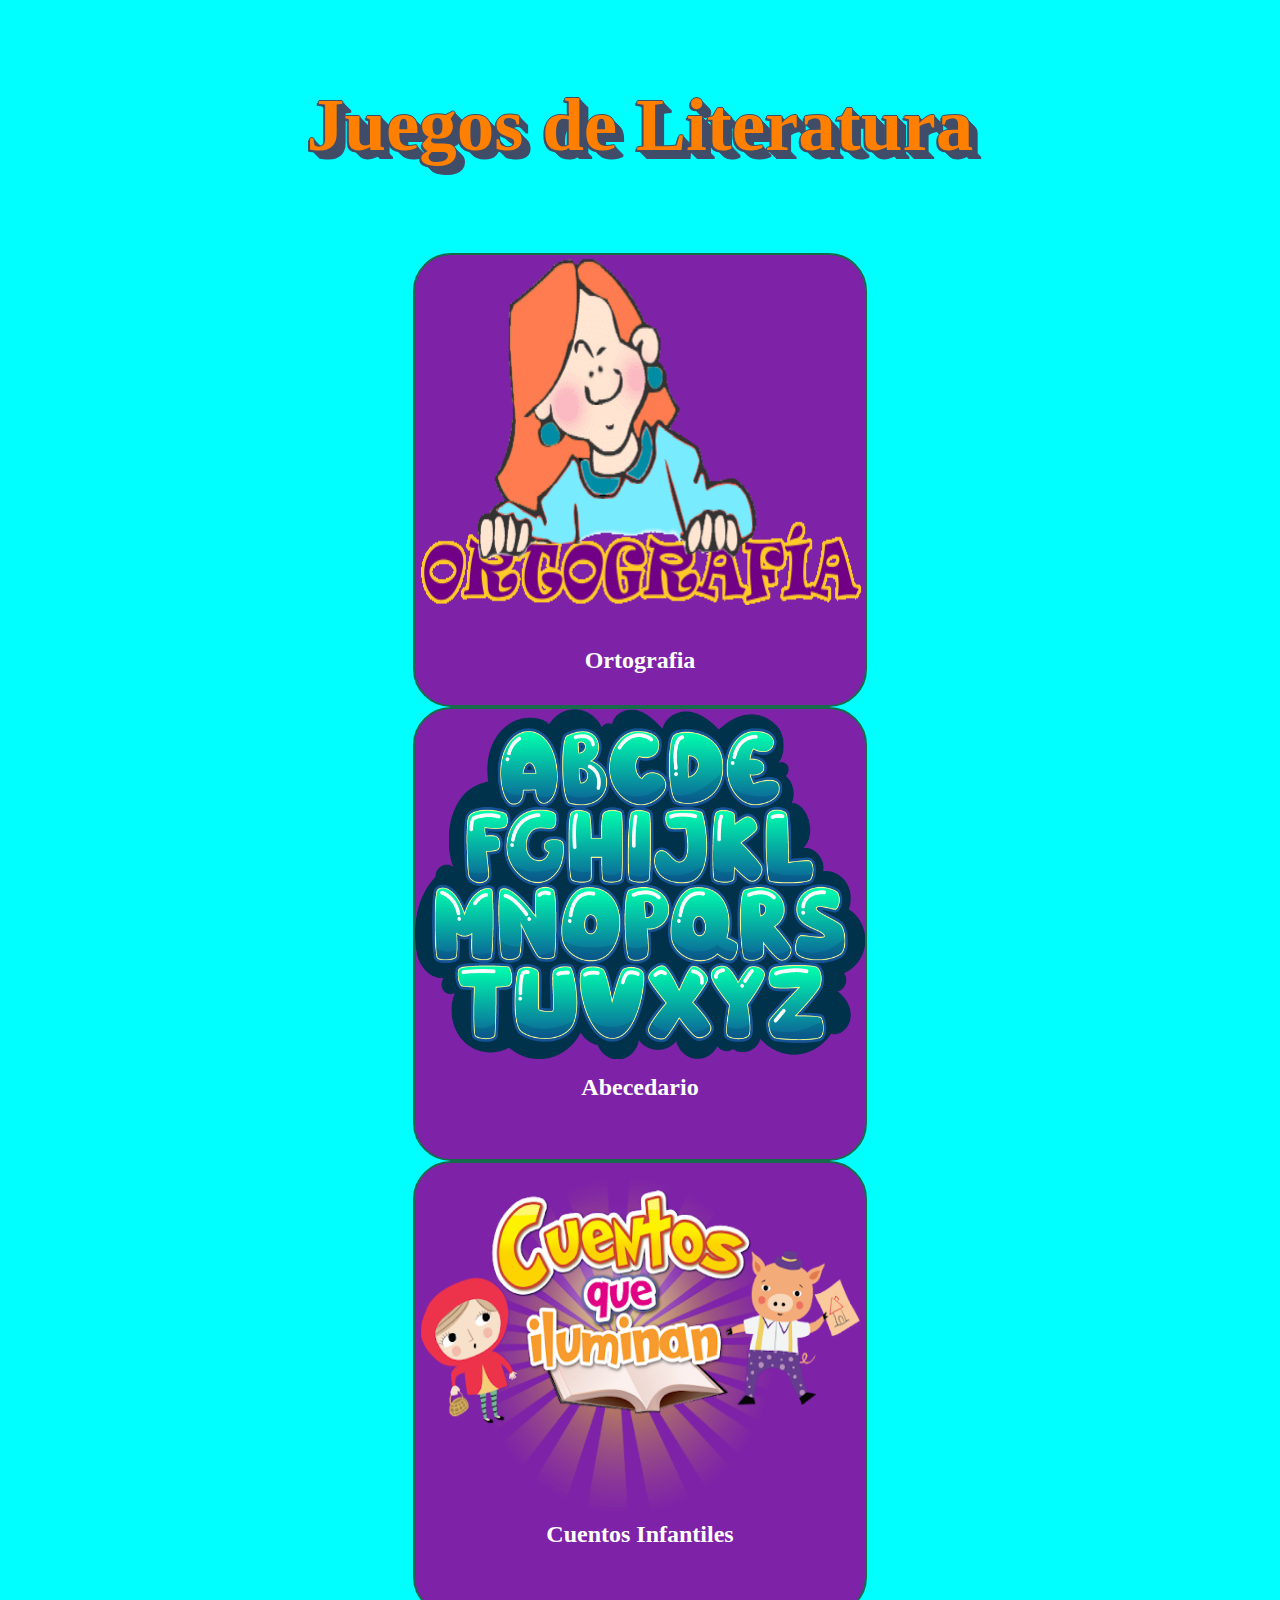
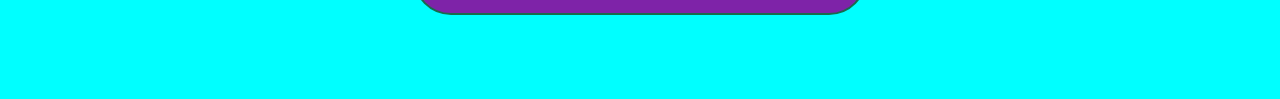
<file: index.html>
<html>

<head>
    <title>Juego</title>
    <link rel="stylesheet" href="style.css">
    <script src="script.js"></script>
    <meta charset="UTF-8"/>
</head>

<body>
    <div class="container">
        <h1 class="titulo">Juegos de Literatura</h1>

        <div class="container2" id="categorias">
            
            </br>
            <img class="libro recuadro img" src="img/ortografia.png" alt="ortografia" onclick="ortografia()">
            <br>
            <img class="libro recuadro img" src="img/fondo-abecedario.png" alt="abecedario" onclick="abecedario()">
            <br>
            <img class="libro recuadro img" src="img/cuento.png" alt="Cuento" onclick="cuento()">
        </div>

        <div class="ocultar" id="tipo_ortografia">
            <img class="libro recuadro" src="img/libro.png" alt="libro" onclick="ortografia_pagina(0)">
            <br>
            <img class="libro recuadro" src="img/libro.png" alt="libro" onclick="ortografia_pagina(1)">
            <br>
            <img class="libro recuadro" src="img/libro.png" alt="libro" onclick="ortografia_pagina(2)">
            <div class="recuadro-div" >
                <h2 class="posicion-texto1 letra" onclick="ortografia_pagina(0)">Letras B y V</h2>
                <h2 class="posicion-texto2 letra" onclick="ortografia_pagina(1)">Letras G y J</h2>
                <h2 class="posicion-texto3 letra " onclick="ortografia_pagina(2)">Letras Ll y Y</h2>
            </div>
        </div>
        <div class="recuadro-div" >
            <h2 class="posicion-texto-ortografia letra">Ortografia</h2>
            <h2 class="posicion-texto-abecedario letra">Abecedario</h2>
            <h2 class="posicion-texto-cuento letra">Cuentos Infantiles</h2>
        </div>
        <div id="volver" class="centrar ocultar">
            <br>
            <button class="volver" onclick="volver()">Volver</button>
        </div>
    </div>
</body>

</html>
</file>
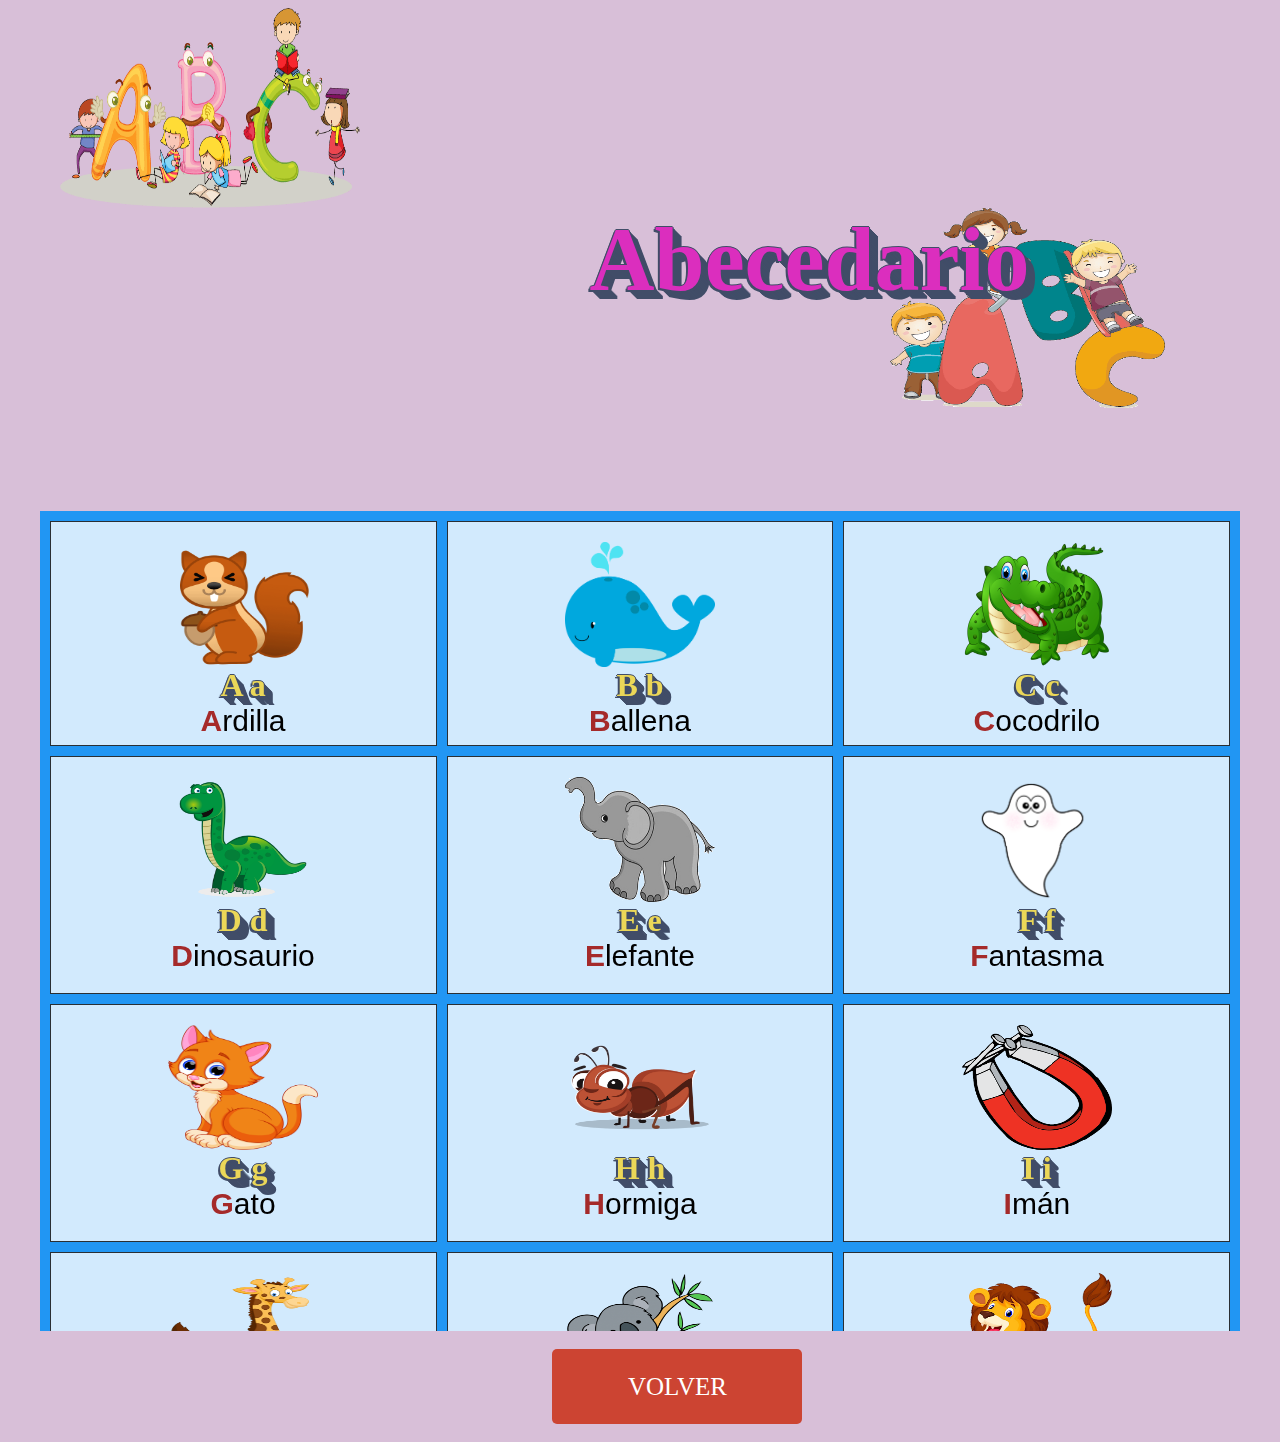
<file: abecedario/abecedario.html>
<html>

<head>
    <link rel="stylesheet" href="style_abecedario.css">
    <meta charset="UTF-8" />
</head>

<body>
    <div class="container">
        <div class="tam" >
            <img class="imagen-abc" src="../img/abc2.png" />
            <img class="imagen-abc2" src="../img/abc.png" />
                <span class="titulo"> Abecedario</span>
            
        </div>
        <div class="contenido"></div>

        <div class="grid-container inicio" id="grid">

            <div class="grid-item"><img class="img" src="../img/abecedario/ardilla.png" />
                <div class="tuclase tamanioletras center"> A a</div>
                <div> <span class="mayuscula">A</span>rdilla</div>
            </div>
            <div class="grid-item"><img class="img" src="../img/abecedario/ballena.png" />
                <div class="tuclase tamanioletras center"> B b</div>
                <div> <span class="mayuscula">B</span>allena</div>
            </div>
            <div class="grid-item"><img class="img" src="../img/abecedario/cocodrilo.png" />
                <div class="tuclase tamanioletras center"> C c</div>
                <div> <span class="mayuscula">C</span>ocodrilo</div>
            </div>
            <div class="grid-item"><img class="img" src="../img/abecedario/dinosaurio.png" />
                <div class="tuclase tamanioletras center"> D d</div>
                <div> <span class="mayuscula">D</span>inosaurio</div>
            </div>
            <div class="grid-item"><img class="img" src="../img/abecedario/elefante.png" />
                <div class="tuclase tamanioletras center"> E e</div>
                <div> <span class="mayuscula">E</span>lefante</div>
            </div>
            <div class="grid-item"><img class="img" src="../img/abecedario/fantasma.png" />
                <div class="tuclase tamanioletras center"> F f</div>
                <div> <span class="mayuscula">F</span>antasma</div>
            </div>
            <div class="grid-item"><img class="img" src="../img/abecedario/gato.png" />
                <div class="tuclase tamanioletras center"> G g</div>
                <div> <span class="mayuscula">G</span>ato</div>
            </div>
            <div class="grid-item"><img class="img" src="../img/abecedario/hormiga.png" />
                <div class="tuclase tamanioletras center"> H h</div>
                <div> <span class="mayuscula">H</span>ormiga</div>
            </div>
            <div class="grid-item"><img class="img" src="../img/abecedario/iman.png" />
                <div class="tuclase tamanioletras center"> I i</div>
                <div> <span class="mayuscula">I</span>mán</div>
            </div>
            <div class="grid-item"><img class="img" src="../img/abecedario/jirafa.png" />
                <div class="tuclase tamanioletras center"> J j</div>
                <div> <span class="mayuscula">J</span>irafa</div>
            </div>
            <div class="grid-item"><img class="img" src="../img/abecedario/koala.png" />
                <div class="tuclase tamanioletras center"> K k</div>
                <div> <span class="mayuscula">K</span>oala</div>
            </div>
            <div class="grid-item"><img class="img" src="../img/abecedario/leon.png" />
                <div class="tuclase tamanioletras center"> L l</div>
                <div> <span class="mayuscula">L</span>eón</div>
            </div>
            <div class="grid-item"><img class="img" src="../img/abecedario/mariposa.png" />
                <div class="tuclase tamanioletras center"> M m</div>
                <div> <span class="mayuscula">M</span>ariposa</div>
            </div>
            <div class="grid-item"><img class="img" src="../img/abecedario/naranja.png" />
                <div class="tuclase tamanioletras center"> N n</div>
                <div> <span class="mayuscula">N</span>aranja</div>
            </div>
            <div class="grid-item"><img class="img" src="../img/abecedario/piña.png" />
                <div class="tuclase tamanioletras center"> Ñ ñ</div>
                <div> Pi<span class="mayuscula">ñ</span>a</div>
            </div>
            <div class="grid-item"><img class="img" src="../img/abecedario/oso.png" />
                <div class="tuclase tamanioletras center"> O o</div>
                <div><span class="mayuscula">O</span>so</div>
            </div>
            <div class="grid-item"><img class="img" src="../img/abecedario/pato.png" />
                <div class="tuclase tamanioletras center"> P p</div>
                <div><span class="mayuscula">P</span>ato</div>
            </div>
            <div class="grid-item"><img class="img" src="../img/abecedario/queso.png" />
                <div class="tuclase tamanioletras center"> Q q</div>
                <div> <span class="mayuscula">Q</span> ueso</div>
            </div>
            <div class="grid-item"><img class="img" src="../img/abecedario/reloj.png" />
                <div class="tuclase tamanioletras center"> R r</div>
                <div><span class="mayuscula">R</span>eloj</div>
            </div>
            <div class="grid-item"><img class="img" src="../img/abecedario/serpiente.png" />
                <div class="tuclase tamanioletras center"> S s</div>
                <div><span class="mayuscula">S</span>erpiente</div>
            </div>
            <div class="grid-item"><img class="img" src="../img/abecedario/tortuga.png" />
                <div class="tuclase tamanioletras center"> T t</div>
                <div><span class="mayuscula">T</span>ortuga</div>
            </div>
            <div class="grid-item"><img class="img" src="../img/abecedario/uva.png" />
                <div class="tuclase tamanioletras center"> U u</div>
                <div><span class="mayuscula">U</span>va</div>
            </div>
            <div class="grid-item"><img class="img" src="../img/abecedario/vaca.png" />
                <div class="tuclase tamanioletras center"> V v</div>
                <div><span class="mayuscula">V</span>aca</div>
            </div>
            <div class="grid-item"><img class="img" src="../img/abecedario/waterpolo.gif" />
                <div class="tuclase tamanioletras center"> W w</div>
                <div><span class="mayuscula">W</span>aterpolo</div>
            </div>
            <div class="grid-item"><img class="img" src="../img/abecedario/xaxofon.png" />
                <div class="tuclase tamanioletras center"> X x</div>
                <div> Sa<span class="mayuscula">x</span>ófon</div>
            </div>
            <div class="grid-item"><img class="img" src="../img/abecedario/yoyo.png" />
                <div class="tuclase tamanioletras center"> Y y</div>
                <div><span class="mayuscula">Y</span>oyó</div>
            </div>
            <div class="grid-item"><img class="img" src="../img/abecedario/zapatos.png" />
                <div class="tuclase tamanioletras center"> Z Z</div>
                <div><span class="mayuscula">Z</span>apatos</div>
            </div>
        </div>
    </br>
        <div class="centrar">
            <button class="volver" onclick="window.location='../index.html'">Volver</button>
        </div>
    </br>
    </div>

</body>

</html>
</file>
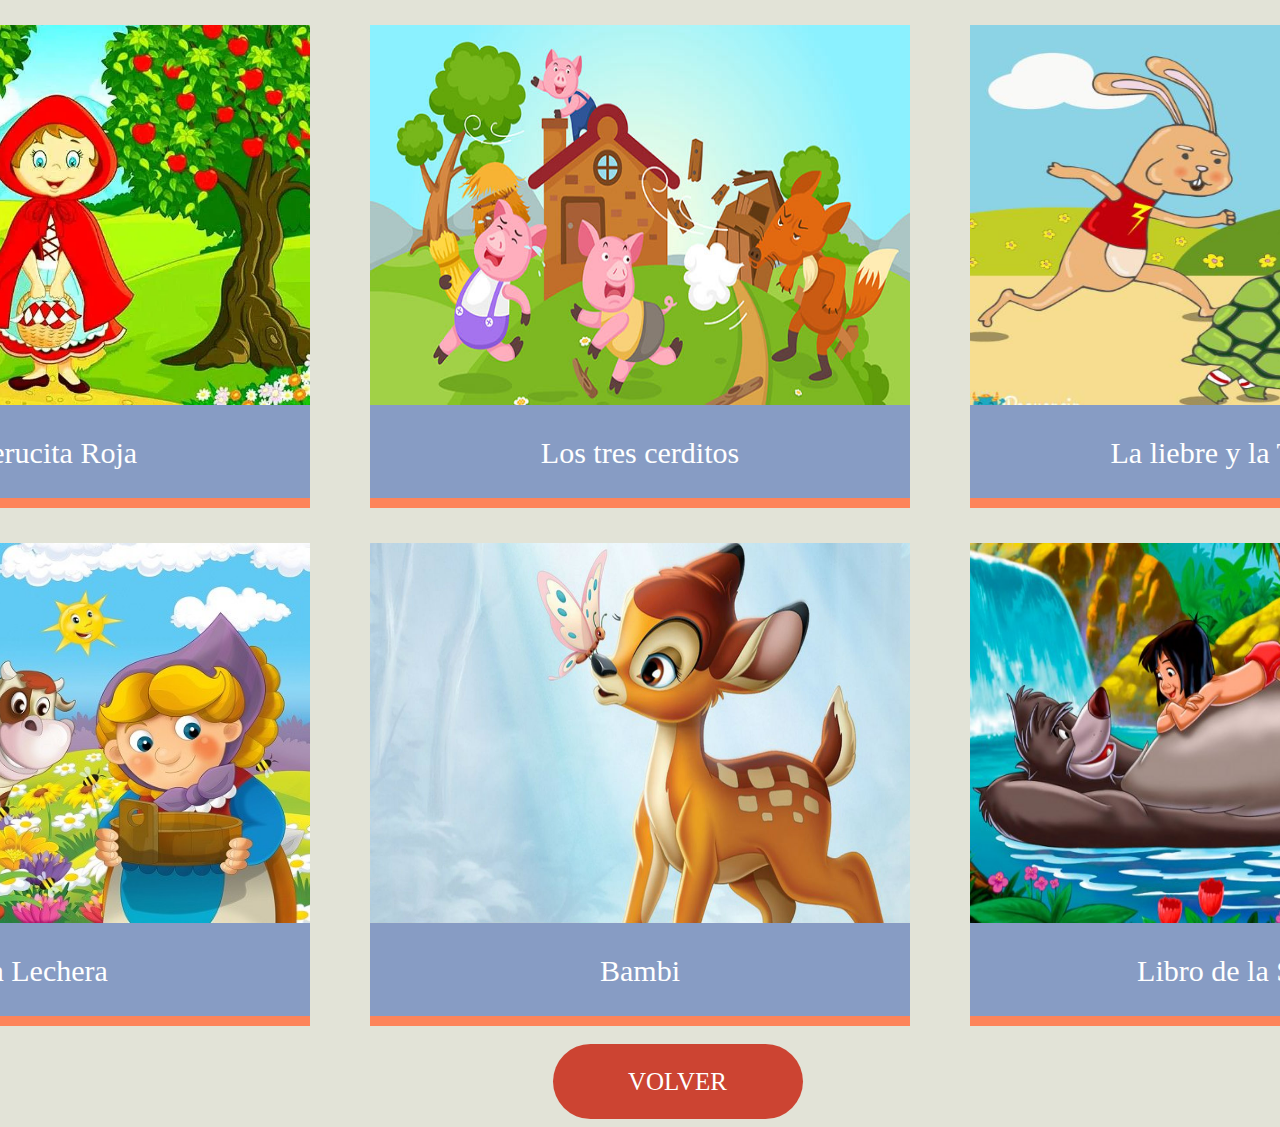
<file: cuento/cuento.html>
<html>

<head>
    <title>Cuentos Infantiles</title>
    <link rel="stylesheet" href="style_cuento.css">
    <script src="script_cuento.js"></script>
    <meta charset="UTF-8" />
</head>

<body id="body">
    <div id="tarjetas">
        <div class="padre">
            <div class="grid-33 tablet-grid-50 mobile-grid-100 hijos" id="tarjetas">
                <article class="card" itemtype="https://schema.org/CreativeWork" itemscope="itemscope"
                    onclick="cuento(1)">
                    <div class="post-image">
                        <img src="../img/cuentos/caperucita.png" class="img-cuento" title="Caperucita Roja" />
                    </div>
                    <div class="card-information">
                        <div class="card-title center-text ">
                            <span class="entry-title" itemprop="headline">
                                <h3 rel="bookmark" class="titulo-card"> Caperucita Roja</h3>
                            </span>
                            <div class="entry-meta"></div>
                            <footer class="entry-meta"></footer>
                        </div>
                    </div>
                </article>
            </div>
            <div class="grid-33 tablet-grid-50 mobile-grid-100 hijos" id="tarjetas">
                <article class="card" itemtype="https://schema.org/CreativeWork" itemscope="itemscope"
                    onclick="cuento(2)">
                    <div class="post-image">
                        <img src="../img/cuentos/tres-cerditos/los-tres-cerditos.jpg" class="img-cuento"
                            title="Los Tres Cerditos" />
                    </div>
                    <div class="card-information">
                        <div class="card-title center-text">
                            <span class="entry-title" itemprop="headline">
                                <h3 rel="bookmark" class="titulo-card"> Los tres cerditos</h3>
                            </span>
                            <div class="entry-meta"></div>
                            <footer class="entry-meta"></footer>
                        </div>
                    </div>
                </article>
            </div>
            <div class="grid-33 tablet-grid-50 mobile-grid-100 hijos" id="tarjetas">
                <article class="card" itemtype="https://schema.org/CreativeWork" itemscope="itemscope"
                    onclick="cuento(3)">
                    <div class="post-image">
                        <img src="../img/cuentos/liebre-tortuga/fondo.JPG" class="img-cuento"
                            title="La liebre y la Tortuga" />
                    </div>
                    <div class="card-information">
                        <div class="card-title center-text">
                            <span class="entry-title" itemprop="headline">
                                <h3 rel="bookmark" class="titulo-card"> La liebre y la Tortuga</h3>
                            </span>
                            <div class="entry-meta"></div>
                            <footer class="entry-meta"></footer>
                        </div>
                    </div>
                </article>
            </div>

        </div>
        <br>
        <div class="padre">
            <div class="grid-33 tablet-grid-50 mobile-grid-100 hijos" id="tarjetas">
                <article class="card" itemtype="https://schema.org/CreativeWork" itemscope="itemscope"
                    onclick="cuento(4)">
                    <div class="post-image">
                        <img src="../img/cuentos/la-lechera/fondo.jpg" class="img-cuento" title="La Lechera" />
                    </div>
                    <div class="card-information">
                        <div class="card-title center-text">
                            <span class="entry-title" itemprop="headline">
                                <h3 rel="bookmark" class="titulo-card"> La Lechera</h3>
                            </span>
                            <div class="entry-meta"></div>
                            <footer class="entry-meta"></footer>
                        </div>
                    </div>
                </article>
            </div>

            <div class="grid-33 tablet-grid-50 mobile-grid-100 hijos" id="tarjetas">
                <article class="card" itemtype="https://schema.org/CreativeWork" itemscope="itemscope"
                    onclick="cuento(5)">
                    <div class="post-image">
                        <img src="../img/cuentos/bmabi/fondo-card.jpg" class="img-cuento" title="Bambi" />
                    </div>
                    <div class="card-information">
                        <div class="card-title center-text ">
                            <span class="entry-title" itemprop="headline">
                                <h3 rel="bookmark" class="titulo-card"> Bambi</h3>
                            </span>
                            <div class="entry-meta"></div>
                            <footer class="entry-meta"></footer>
                        </div>
                    </div>
                </article>
            </div>

            <div class="grid-33 tablet-grid-50 mobile-grid-100 hijos" id="tarjetas">
                <article class="card" itemtype="https://schema.org/CreativeWork" itemscope="itemscope"
                    onclick="cuento(6)">
                    <div class="post-image">
                        <img src="../img/cuentos/libro-selva/fondo.JPG" class="img-cuento" title="Libro de la Selva" />
                    </div>
                    <div class="card-information">
                        <div class="card-title center-text ">
                            <span class="entry-title" itemprop="headline">
                                <h3 rel="bookmark" class="titulo-card"> Libro de la Selva</h3>
                            </span>
                            <div class="entry-meta"></div>
                            <footer class="entry-meta"></footer>
                        </div>
                    </div>
                </article>
            </div>

        </div>


    </div>




    <div id="cuento" class="ocultar">
        <div id="caperucita" class="ocultar">
            <article class="container">
                <span class="titulo-cuento"> Caperucita Roja</span>
                <p>Había una vez una niña muy bonita. Su madre le había hecho una capa roja y la muchachita la llevaba
                    tan a menudo que todo el mundo la llamaba Caperucita Roja. </p>
                <div style="width: 100%; padding: 15px 0px;"></div>
                <p>Un día, su madre le pidió que llevase unos pasteles a su abuela que vivía al otro lado del bosque,
                    recomendándole que no se entretuviese por el camino, pues cruzar el bosque era muy peligroso, ya que
                    siempre andaba acechando por allí el lobo.</p>
                <p>Caperucita Roja recogió la cesta con los pasteles y se puso en camino. La niña tenía que atravesar el
                    bosque para llegar a casa de la Abuelita, pero no le daba miedo porque allí siempre se encontraba
                    con muchos amigos: los pájaros, las ardillas…</p>
                <img src="../img/cuentos/caperucita/selva.jpg" class="img" title="Selva">
                <h3>
                    <span>
                        Caperucita se encuentra con el lobo
                    </span>
                </h3>
                <p>De repente vio al lobo, que era enorme, delante de ella.</p>
                <p>– ¿A dónde vas, niña? — le preguntó el lobo con su voz ronca.</p>
                <p>- A casa de mi abuelita— le dijo Caperucita.</p>
                <p>- No está lejos — pensó el lobo para sí, dándose media vuelta.</p>
                <p>Caperucita puso su cesta en la hierba y se entretuvo cogiendo flores:</p>
                <p>– El lobo se ha ido -pensó-, no tengo nada que temer. La abuela se pondrá muy contenta cuando le
                    lleve un hermoso ramo de flores además de los pasteles.</p>
                <h3>
                    <span>
                        El lobo llega a la casa de la abuelita
                    </span>
                </h3>
                <p>Mientras tanto, el lobo se fue a casa de la Abuelita, llamó suavemente a la puerta y la anciana le
                    abrió pensando que era Caperucita. Un cazador que pasaba por allí había observado la llegada del
                    lobo.</p>
                <p>El lobo devoró a la Abuelita y se puso el gorro rosa de la desdichada, se metió en la cama y cerró
                    los ojos. No tuvo que esperar mucho, pues Caperucita Roja llegó enseguida, toda contenta. La niña se
                    acercó a la cama y vio que su abuela estaba muy cambiada.</p>
                <img src="../img/cuentos/caperucita/lobo.jpg" class="img" title="Lobo">
                <p>- Abuelita, abuelita, ¡qué ojos más grandes tienes!</p>
                <p>– Son para verte mejor – dijo el lobo tratando de imitar la voz de la abuela.</p>
                <p>– Abuelita, abuelita, ¡qué orejas más grandes tienes!</p>
                <p>– Son para oírte mejor — siguió diciendo el lobo.</p>
                <p>– Abuelita, abuelita, ¡qué dientes más grandes tienes!</p>
                <p>– Son para…¡comerte mejoooor! — y diciendo esto, el lobo malvado se abalanzó sobre la niñita y la
                    devoró, lo mismo que había hecho con la abuelita.</p>
                <h3>
                    <span>
                        Caperucita y su abuela son rescatadas por el cazador
                    </span>
                </h3>
                <p>Mientras tanto, el cazador se había quedado preocupado y creyendo adivinar las malas intenciones del
                    lobo, decidió echar un vistazo a ver si todo iba bien en la casa de la Abuelita. Pidió ayuda a un
                    serrador y los dos juntos llegaron al lugar. Vieron la puerta de la casa abierta y al lobo tumbado
                    en la cama, dormido de tan harto que estaba.</p>
                <p>El cazador sacó su cuchillo y rajó el vientre del lobo. La Abuelita y Caperucita estaban allí,
                    ¡vivas!. Para castigar al lobo malo, el cazador le llenó el vientre de piedras y luego lo volvió a
                    cerrar. Cuando el lobo despertó de su pesado sueño, sintió muchísima sed y se dirigió a un estanque
                    próximo para beber. Como las piedras pesaban mucho, cayó en el estanque de cabeza y se ahogó.</p>
                <p>En cuanto a Caperucita y su abuela, no sufrieron más que un gran susto, pero Caperucita Roja había
                    aprendido la lección. Prometió a su Abuelita no hablar con ningún desconocido que se encontrara en
                    el camino. De ahora en adelante, seguiría las juiciosas recomendaciones de su Abuelita y de su Mamá.
                </p>
                <span class="titulo-cuento"> FIN</span>
            </article>

        </div>

        <div id="cerditos" class="ocultar">
            <article class="container">
                <span class="titulo-cuento"> Los tres cerditos</span>
                <p>En el bosque en el que vivían los tres cerditos había un gran revuelo. Al parecer, los pájaros habían
                    avisado a los ciervos de que un enorme lobo estaba a punto de llegar a sus tierras.</p>
                <p>– ¡Un lobo! ¡Qué miedo! Eso significa peligro, tendremos que pensar en cómo librarnos de él – exclamó
                    el más pequeños de los tres cerditos.</p>
                <p>Después de mucho pensar, los tres hermanos decidieron que lo mejor era construirse una casa donde
                    poder estar a salvo de las garras del lobo. Sin embargo no se ponían de acuerdo en la manera de
                    hacerla, así que cada uno decidió construir su propia casa.</p>
                <p>El <strong> cerdito pequeño decidió hacer una casa con paja.</strong> Era mucho más fácil que hacerla
                    con otro material y así no le costaría mucho esfuerzo.</p>
                <p>El <strong>cerdito mediano prefirió hacerla con madera. </strong> Era mucho más resistente que la
                    paja y como estaban en un bosque, la madera era fácil de conseguir. Además, tampoco le llevaría
                    mucho tiempo ni esfuerzo.</p>
                <p>El <strong>cerdito mayor pensó que lo mejor sería hacerla con ladrillos.</strong> Es cierto que
                    aquello le llevaría mucho tiempo y esfuerzo, pero le pareció que solo si la casa era de ladrillos,
                    podría protegerle del malvado lobo.</p>
                <img src="../img/cuentos/tres-cerditos/casas.jpg" class="img" title="Casas">
                <p>– Como no te des prisa – le decían – llegará el lobo y no habrá servido de nada tanto esfuerzo, ya
                    que tu casa no estará terminada y no te quedará más remedio que venirte a la nuestra.</p>
                <h3>
                    <span>
                        El lobo llega a las casas de los tres cerditos
                    </span>
                </h3>
                <p>Y es que el lobo llegó precisamente el día de su inauguración. Cuando el rumor de que el malvado
                    malvadísimo lobo había llegado al bosque, cada cerdito se escondió en su casa. ¡Qué miedo!. Para
                    colmo de males, aquella tarde se había levantado una fuerte tormenta. ¡Con lo poco que le gustaban a
                    los cerditos las tormentas! Muy asustado, el cerdito pequeño se asomó por la ventana de su caja de
                    paja.</p>
                <h3>
                    <span>
                        El lobo sopló y sopló…
                    </span>
                </h3>
                <img src="../img/cuentos/tres-cerditos/soplar.jpg" class="img" title="Soplar">
                <p class="cursiva">– ¡No es el viento lo que está tambaleando la casa! Es el lobo que está soplando…</p>
                <p>Y antes de que se diera cuenta, la casa de paja se había desvanecido. El pequeño cerdito corrió y
                    corrió hasta la casa de su hermano mediano.</p>

                <p class="cursiva">– ¡Ya está aquí otra vez! Empezará a soplar y a soplar…¡y derribará la casa!</p>
                <p>Y antes de que hubieran terminado de decirlo, la casa de madera se había desplomado. Los dos cerditos
                    corrieron y corrieron hasta la casa de ladrillo del hermano mayor.</p>
                <p class="cursiva">– Aquí estaremos a salvo – les protegió el cerdito mayor.</p>
                <h3>
                    <span>
                        Los tres cerditos estan a salvo
                    </span>
                </h3>

                <p class="cursiva">– ¡Os lo dije! Las cosas bien hechas necesitan más esfuerzo, pero luego duran para
                    siempre…</p>
                <p>Estaban tan contentos los tres cerditos en la casa de ladrillo, que casi se habían olvidado del lobo
                    y de la tormenta cuando un ruido les sobresaltó. Era el timbre, ¿quién llamaría a esas horas en una
                    tarde tan desapacible?</p>
                <p class="cursiva">– ¡Es el lobo! – exclamó asustado el hermano mayor cuando miró por la mirilla de la
                    puerta.</p>
                <p class="cursiva">– Sí, soy el lobo – exclamó el animal que había escuchado lo que el cerdito había
                    dicho.</p>
                <p class="cursiva">– Pues fuera de aquí, ya has destruido dos casas, pero esta no conseguirás tirarla.
                </p>
                <p>El lobo suspiró con tristeza y exclamó:</p>
                <p class="cursiva">– ¿La casa de paja y la casa de madera? Yo no tuve nada que ver con eso. Estaban tan
                    mal construidas que la propia tormenta acabó con ellas.</p>
                <p class="cursiva">– Soy nuevo en el bosque, y he venido a invitar a todos los animales a una gran
                    fiesta. Así podremos conocernos…</p>
                <p class="cursiva">– Querrás decir que podrás comernos…</p>
                <p class="cursiva">– ¿Por qué decís eso? No sabéis nada de mí y sin embargo ya dais por hecho que soy un
                    lobo malo. Es mas no soy como los demas lobos, yo soy vegetariano</p>
                <h3>
                    <span>
                        El lobo no era tan feroz
                    </span>
                </h3>
                <p>Los tres cerditos se miraron con miedo. ¿Podían confiar en aquel lobo? Para comprobar que era verdad
                    lo que decía, le pusieron una prueba. Y por debajo de la puerta, los tres cerditos le pasaron una
                    bandeja con comida. En un plato había un suculento trozo de carne. En el otro una ensalada bien
                    fresca. El lobo no dudó ni un instante, cogió el tenedor y comenzó a comerse la ensalada.</p>
                <p>Los tres cerditos comprendieron que aquel lobo no mentía y confiaron en él. Y así fue como aquel lobo
                    vegetariano se quedó para siempre en el bosque, y él y los tres cerditos (que terminaron viviendo
                    todos juntos en la casa de ladrillos) fueron amigos para siempre.</p>
                <span class="titulo-cuento"> FIN</span>
            </article>
        </div>

    </div>

    <div id="liebre-tortuga" class="ocultar">
        <article class="container">
            <span class="titulo-cuento"> La Liebre y la Tortuga</span>
            <p>Había una vez una liebre muy pero muy vanidosa; corría veloz como el viento, y estaba tan segura de ser
                el animal más rápido del bosque, que no paraba de presumir ante todo aquel que se encontraba en su
                camino. Pero sin duda quien más sufría la vanidad de la liebre era la pobre tortuga: cada vez que se
                encontraban por el bosque, la liebre se burlaba cruelmente de su lentitud.</p>

            <p class="cursiva">-¡Cuidado tortuga, no corras tanto que te harás daño! Le decía entre carcajadas.</p>
            <h3>
                <span>
                    La apuesta
                </span>
            </h3>
            <p>Pero llegó un día en que la tortuga, cansada de las constantes burlas de la liebre, tuvo una idea:</p>
            <p class="cursiva">-Liebre -le dijo- ¿corremos una carrera? Apuesto a que puedo ganarte.</p>
            <p class="cursiva">-¿Tú ganarme a mí?- le respondió la liebre asombrada y divertida.</p>
            <p>La liebre, presumida, aceptó la apuesta sin dudarlo. Estaba segura de que le ganaría sin ni siquiera
                esforzarse a esa tortuga lenta como un caracol.</p>
            <h3>
                <span>
                    El dia de la carrera
                </span>
            </h3>
            <p>Llegó el día pactado, y todos los animales del bosque se reunieron para ver la carrera. El sabio búho fue
                el encargado de dar la señal de partida, y enseguida la liebre salió corriendo dejando muy atrás a la
                tortuga, envuelta en una nube de polvo. Pero sin importarle la enorme ventaja que la liebre le había
                sacado en pocos segundos, la tortuga se puso en marcha y pasito a pasito, a su ritmo, fue recorriendo el
                camino trazado.</p>
            <p>Mientras tanto la liebre, muy confiada en sí misma y tan presumida como siempre, pensó que con toda la
                ventaja que había sacado podía tranquilamente echarse a descansar un ratito. Se detuvo debajo de un
                árbol y se recostó a su sombra, y allí se quedó dormida. La tortuga, lentamente pero sin descanso,
                siguió caminando paso tras paso.</p>
            <p>No se sabe cuánto tiempo durmió la liebre, pero cuando se despertó, casi se queda muda de la sorpresa al
                ver que la tortuga la había pasado y se encontraba a pocos pasos de la meta. La liebre se levantó de un
                salto y salió corriendo lo más rápido que pudo, pero era tarde: ¡la tortuga ganó la carrera!.</p>
            <img src="../img/cuentos/liebre-tortuga/ganar.jpg" class="img" title="Tortuga Gana">
            <p>Ese día la liebre aprendió una importante lección: jamás hay que burlarse de los demás ni creer que somos
                mejores solo porque hacemos muy bien algo. Y también aprendió que la vanidad nos conduce a dar por
                seguros éxitos que todavía no hemos alcanzado.</p>
            <span class="titulo-cuento"> FIN</span>
        </article>
    </div>

    <div id="la-lechera" class="ocultar">
        <article class="container">
            <span class="titulo-cuento"> La Lechera</span>
            <p> En una granja de animales vivía la joven Elisa junto con sus padres. Una hermosa mañana de verano se
                despertó y vió a su madre junto a su cama</p>
            <p class="cursiva">-¡Felicidades, Elisa! - le dijo su madre</p>
            <p class="cursiva">- Tengo una sorpresa para tí - le dijo su madre sonriendo- Espero que hoy las vacas den
                mucha leche porque luego irás a venderla al pueblo y todo el dinero que te den por ella será para ti.
                Ese será mi regalo de cumpleaños.</p>
            <p>¡Aquello sí que era una sorpresa! Ella que núnca había tenido dinero, iba a ser la dueña de todo lo que
                le dieran por la leche. Y por si fuera poco, parecía que las vacas se habían puesto también de acuerdo
                en felicitarla, porque aquel día daban más leche que nunca</p>
            <p>Cuando tuvo un cántaro grande lleno hasta arriba de rica leche, la lechera se puso en camino. Había
                empezado a calcular lo que le darían por la leche cuando oyó un carro del que tiraba un borriquillo. En
                él iba Lucia hacia el pueblo para vender sus verduras.</p>
            <p>¿Quieres venir conmigo en el carro? - le preguntó</p>
            <p class="cursiva">- Muchas gracias, pero no subo porque con los baches la leche puede salirse y hoy lo que
                gane será para mí.</p>
            <p class="cursiva"> Seguro que ya sabes en lo que te lo vas a gastar. -Exclamo Lucia</p>
            <p>Ya sé lo que voy a comprar: ¡una cesta llena de huevos! Esperaré a que salgan las pollitos, los cuidaré y
                alimentaré muy bien. y cuando crezcan se convertirán en hermosos gallos y gallinas. Elisa se imaginaba
                ya las gallinas crecidas y hermosas y siguió pensando qué haría después.</p>
            <p>Entonces iré a venderlos al mercado, y con el dinero que gane comprará un cerdito, le daré muy bien de
                comer y todo el mundo querrá comprarme el cerdo, así cuando lo venda, con el dinero que saque, me
                comprará una ternera que dé mucha leche. ¡Qué maravilla! Será como si todos los días fuera mi cumpleaños
                y tuviera dinero para gastar.</p>
            <img src="../img/cuentos/la-lechera/pensar.JPG" class="img" title="Piensa que comprar">
            <p>Ya se imaginaba Elisa vendiendo su leche en el mercado y comprándose vestidos, zapatos y otras cosas.
                Estaba tan contenta con sus fantasías que tropezó, sin darse cuenta, con una rama que había en el suelo
                y el cántaro se rompió.</p>
            <p>¡Adiós a mis pollitos y a mis gallinas y a mi cerdito y a mi ternera! ¡Adiós a mis sueños de tener una
                granja! No sólo he perdido la leche sino que el cántaro se ha roto. ¿Qué le voy a decir a mi madre?
                ¡Todo esto me está bien empleado por ser tan fantasiosa y no fijarme en lo que estaba haciendo ahora!
            </p>

            <span class="titulo-cuento"> FIN</span>
        </article>
    </div>
    <div id="bambi" class="ocultar">
        <article class="container">
            <span class="titulo-cuento"> Bambi</span>
            <p>Había llegado la primavera. El bosque estaba muy lindo. Los animalitos despertaban del largo invierno y
                esperaban todos un feliz acontecimiento.</p>
            <img src="../img/cuentos/bmabi/nacimiento.jpg" class="img" title="Nacimiento Bambi">
            <p class="cursiva">- ¡Ha nacido el cervatillo! ¡El príncipe del bosque ha nacido! -anunciaba Tambor el
                conejito, mientras corría de un lado a otro.</p>
            <p>Todos los animalitos fueron a visitar al pequeño ciervo, a quien su mamá puso el nombre de Bambi. El
                cervatillo se estiró e intentó levantarse. Sus patas largas y delgadas le hicieron caer una y otra vez.
                Finalmente, consiguió mantenerse en pie.</p>
            <p>Tambor se convirtió en un maestro para el pequeño. Con él aprendió muchas cosas mientras jugaban en el
                bosque. Pasó el verano y llegó el tan temido invierto. Al despertar una mañana, Bambi descubrió que todo
                el bosque estaba cubierto de nieve. Era muy divertido tratar de andar sobre ella. Pero también descubrió
                que el invierno era muy triste, pues apenas había comida. </p>
            <p>Cierto día vio cómo corría un grupo de ciervos mayores. Se quedó admirado al ver al que iba delante de
                todos. Era más grande y fuerte que los demás. Era el Gran Príncipe del Bosque. Aquel día la mamá de
                Bambi se mostraba inquieta. Olfateaba el ambiente tratando de descubrir qué ocurría. De pronto, oyó un
                disparo y dijo a Bambi que corriera sin parar. Bambi corrió y corrió hasta lo más espeso del bosque.
                Cuando se volvió para buscar a su mamá vio que ya no venía. El pobre Bambi lloró mucho.</p>
            <p class="cursiva">- Debes ser valiente porque tu mamá no volverá. Vamos, sígueme -le dijo el Gran Príncipe
                del Bosque.</p>
            <p>Bambi había crecido mucho cuando llegó la primavera. Cierto día, mientras bebía agua en el estanque, vio
                reflejada en el agua una cierva detrás de él. Era bella y ágil y pronto se hicieron amigos.</p>
            <p>Una mañana, Bambi se despertó asustado. Desde lo alto de la montaña vio un campamento de cazadores.
                Corrió haciá allá y encontró a su amiga rodeada de perros. Bambi le ayudó a escapar y ya no se separaron
                más. Cuando llegó la primavera, Falina, que así se llamaba la cierva, tuvo dos crías. Eran los hijos de
                Bambi que, con el tiempo, llegó a ser el Gran Príncipe del Bosque</p>
            <p class="cursiva">Si por el bosque has de pasear, no hagas a los animales ninguna maldad</p>
            <span class="titulo-cuento"> FIN</span>
        </article>
    </div>
    <div id="libroselva" class="ocultar">
        <article class="container">
            <span class="titulo-cuento"> Libro de la Selva</span>
            <p>Este es el cuento de un niño a quien Bagheera, la pantera negra, se encontró en la selva. Bagheera llevó
                al niño con unos lobos amigos quienes lo criaron como su propio hijo y lo llamaron Mowgli.
                Mowgli aprendió a vivir en la selva, pero siempre cuidado de cerca por su protector y amigo Bagheera.
                Los elefantes también se hicieron amigos, aun el coronel Hathi, un elefante gruñón que era el jefe y que
                todas las mañanas, dictando órdenes, los hacía marchar. </p>
            <p>No todos en la selva eran amistosos. Kaa, la boa hambrienta, ¡Quería comerse a Mowgli! Los de ojos Kaa
                hipnotizaban a cualquiera, y hacían pedazos al que apretaba entre sus anillos. Pero Mowgli tenía un
                enemigo más peligroso, Shere Khan, el tigre, quien estaba empeñado en matarlo antes de que Mowgli
                llegara a ser hombre</p>
                <img src="../img/cuentos/libro-selva/tigre.jpg" class="img" title="Shere Khan">
            <p>El capitán de la manada de lobos decidió que sólo había una forma de salvar al chico. – “Este niño debe
                ser llevado a la aldea del hombre”- dijo. Y Bagheera estuvo de acuerdo en llevarlo hasta la aldea.
            </p>
            <p class="cursiva">Mowgli pensó que Bagheera sólo lo llevaba a dar un paseo pero cuando le dijo a dónde lo
                llevaba, Mowgli gritó enojada –“¡No iré! ¡Quiero quedarme en la selva!”</p>
            <p>El chico huyó y se internó solo en el bosque en donde, al poco se hizo amigo de un oso alegre y vagabundo
                llamado Baloo. Baloo invitó al niño a nadar en el río y mientras el oso flotaba sobre su ancha espalda,
                Mowgli iba montado cómodamente sobre la panza de su amigo.
                De pronto, Mowgli sintió que alguien lo elevaba por los aires. Era una pandilla de pícaros monos quienes
                lo hhabían atrapado y lo llevaban volando por las copas de los árboles. Lo llevaron hasta las ruinas de
                un viejo templo en donde el Rey de los monos estaba comiendo plátanos mientras esperaba que le llevaran
                al niño.
            </p>
            <p class="cursiva">¡Dime cómo los hombres hacen el fuego! – le dijo el Rey Louie.</p>
            <p class="cursiva">Pero yo no sé cómo- contestó Mowgli.</p>
            <p> Y era verdad. Aunque su vida dependiera de ello el chico no podía decirle cómo se hacía el fuego porque
                ¡no sabía!. Por fortuna Baloo y Bagheera llegaron cuando el Rey, muy enojado con Mowglie, estaba a punto
                de estallar, y rápidamente planearon la forma de salvar al niño.
                Baloo se disfrazó de mona, pero el Rey Louie pronto descubrió el engaño. En las carreras para escapar se
                derrumbó el templo, pero los tres amigos escaparon ilesos.
                Después de la aventura con los monos, Bagheera y Baloo explicaron a Mowgli que corría aún mayores
                peligros en el bosque y que debía regresar con su gente a la aldea. </p>
            <p class="cursiva"> ¡Yo no saldré de la selva! – protestó el niño.</p>
            <p>Y corrió y se internó de nuevo en el bosque. Nuevamente Baloo y Bagheera buscaron a Mowgli por todos lados, pero el que lo encontró fue su peor enemigo ¡el tigre Shere Khan! Y cuando vio que Mowgli no le temía se puso furioso, mostró sus colmillos y ¡saltó sobre el chico!.</p>
            <p>En esto se desató una tormenta. Un rayo cayó prendiendo fuego a un árbol. Mowgli sabía que el fuego era lo que más temía el tigre y vio la forma de salvar a Baloo. Tomó una rama ardiendo y corrió hacia la fiera. El tigre se espantó tanto que se olvidó de atacar a Baloo y huyó corriendo.</p>
            <p class="cursiva">¡A ese nunca lo volveremos a ver!- dijo riendo Bagheera.</p>
            <p>Mowgli, Bagheera y Baloo prometieron que de ahora en adelante nada los separaría. Pero en ese momento, Mowgli vio algo que jamás había visto: era una linda chica que venía por agua a un río cerca de la aldea.</p>
            <p>Lo que sucedió después entristeció a Baloo y a Bagheera pero sólo por un momento porque comprendieron que aquello era lo mejor que podría sucederle a Mowgli. Lo vieron sonreír a la chica mientras le ayudaba a llevar el cántaro de agua caminando los dos muy felices rumbo a la aldea. Sus amigos sabían que el niño allí estaría a salvo y que ellos habían cumplido trayéndole a su nuevo hogar.</p>

        </article>
    </div>

    <div id="otro-cuento" class="ocultar">
        <article class="container">
            <span class="titulo-cuento"> Otro cuento</span>

        </article>
    </div>

    <div id="volver" class="centrar ocultar">
        <br>
        <button class="volver" onclick="volver()">Volver</button>
    </div>
    <div class="centrar" id="volver-home">
        <br>
        <button class="volver-home" onclick="window.location='../index.html'">Volver</button>
    </div>



</body>

</html>
</file>
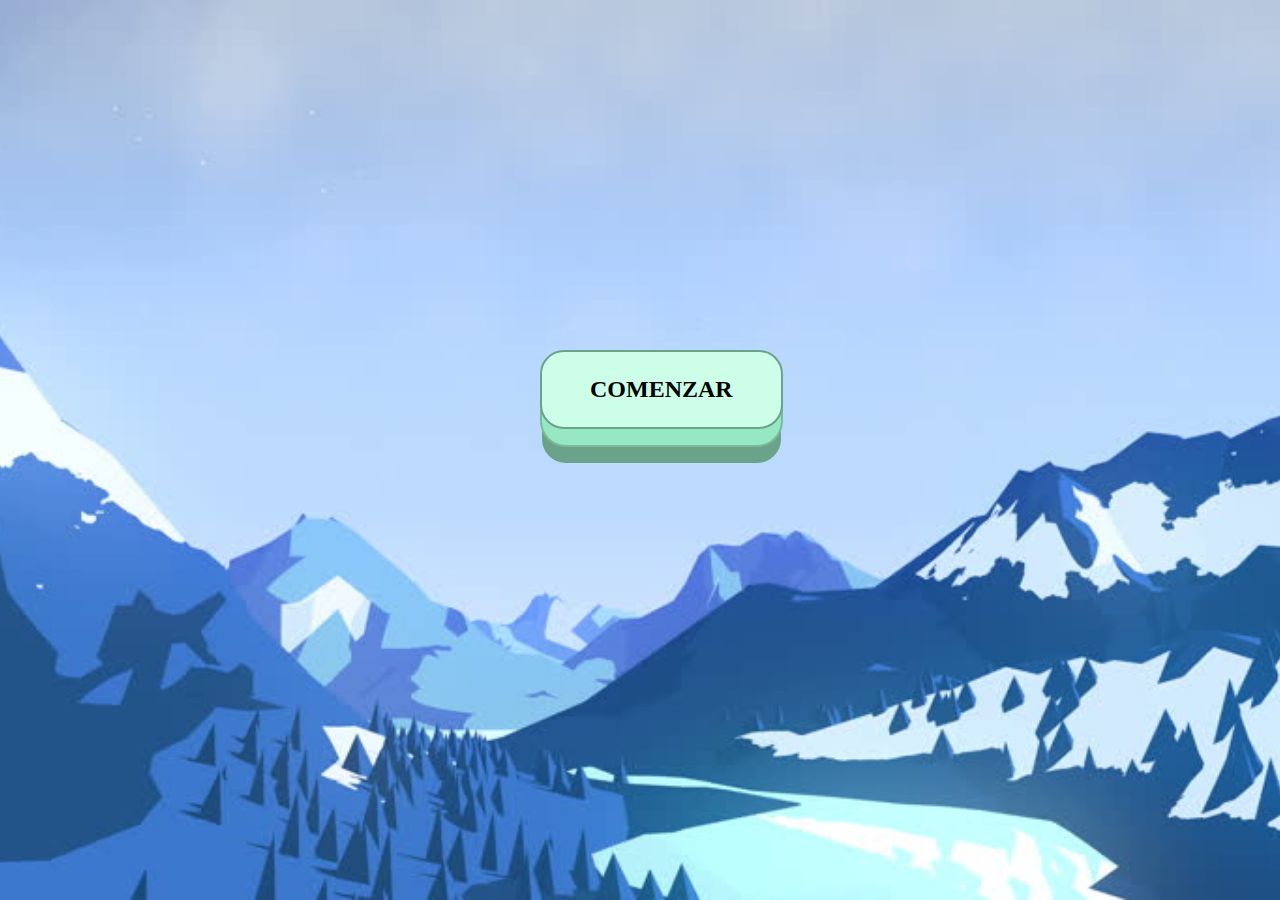
<file: ortografia/ortografia.html>
<html>

<head>
    <link rel="stylesheet" href="style_ortografia.css">
    <script src="script_ortografia.js"></script>
    <audio id="sonido_fondo" src="../extras/audio_fondo.mp3" loop></audio>
    <meta charset="UTF-8"/>
</head>

<body>
    <div>
        <button id="comenzar" class="big-button button2 posicion-comenzar" onclick="comenzar()">Comenzar</button>
    </div>
    <div id="gramatica_bv" class="ocultar">
        <div class="container">
            <div id="container_puntaje">
                <h2 id="puntaje">Puntaje: </h2>
            </div>
            <div class="padre">
                <div class="hijo">
                    <img class="imagen" id="imagen" src="../img/ortografia_bv/vacuna.JPG" alt="veleta" />
                </div>
                <div class="hijo2">
                    <label class="tuclase" id="pregunta">A Daniel le pusieron hoy una ______</label>
                </div>
            </div>
            <div id="respuestas">
                <label class="titulo-respuestas">Selecciona la respuesta correcta ortografia sobre la B y V</label>
                <form>
                    <div class="radiobtn">
                        <input type="radio" id="opcion1" name="price" value="vacuna" />
                        <label for="opcion1" id="label_opcion1">vacuna</label>
                    </div>
    
                    <div class="radiobtn">
                        <input type="radio" id="opcion2" name="price" value="bacuna" />
                        <label for="opcion2" id="label_opcion2">bacuna</label>
                    </div>
                </form>
                

                </br>
                <button onclick="recibirRespuestas()" class="opcion" >Siguiente</button>

            </div>
        </div>
    </div>

    <div class="ocultar" id="gramatica_gj">
        <div class="container">
            <div id="container_puntaje">
                <div id="container_puntaje">
                    <h2 id="puntaje_gj">Puntaje: </h2>
                </div>
                <div class="padre">
                    <div class="hijo">
                        <img class="imagen" id="imagen_gj" src="../img/ortografia_gj/oveja.png" alt="veleta" />
                    </div>
                    <div class="hijo2">
                        <label class="tuclase" id="pregunta_gj">¿Qué animal nos da mucha lana?</label>
                    </div>
                </div>
                <div id="respuestas">
                    <label class="titulo-respuestas">Selecciona la respuesta correcta ortografia sobre la G y J</label>
                    <form>
                        <div class="radiobtn">
                            <input type="radio" id="opcion1_gj" name="price_gj" value="oveja" />
                            <label for="opcion1_gj" id="label_opcion1_gj">oveja</label><br>
                        </div>
        
                        <div class="radiobtn">

                            <input type="radio" id="opcion2_gj" name="price_gj" value="ovega" />
                            <label for="opcion2_gj" id="label_opcion2_gj">ovega</label>
                        </div>
                    </form>
                </br>
                    <button onclick="recibirRespuestas()" class="opcion">Siguiente</button>
                </div>
            </div>
        </div>
    </div>

    <div class="ocultar" id="gramatica_lly">
        <div class="container">
            <div id="container_puntaje">
                <div id="container_puntaje">
                    <h2 id="puntaje_lly">Puntaje: </h2>
                </div>
                <div class="padre">
                    <div class="hijo">
                        <img class="imagen" id="imagen_lly" src="../img/ortografia_lly/grillo.png" alt="veleta" />
                    </div>
                    <div class="hijo2">
                        <label class="tuclase" id="pregunta_lly">En mi pueblo por la noche se escuchan muchos ______ </label>
                    </div>
                </div>
                <div id="respuestas">
                    <label class="titulo-respuestas">Selecciona la respuesta correcta ortografia sobre la Ll y Y</label>
                    <form>
                        <div class="radiobtn">
                            <input type="radio" id="opcion1_lly" name="price_lly" value="grillos" />
                            <label id="label_opcion1_lly" for="opcion1_lly">grillos</label>
                        </div>
        
                        <div class="radiobtn">
                            <input type="radio"  id="opcion2_lly" name="price_lly" value="griyos" />
                            <label for="opcion2_lly" id="label_opcion2_lly">griyos</label><br>
                        </div>
                    </form>
                </br>
                    
                    <button onclick="recibirRespuestas()" class="opcion">Siguiente</button>
                </div>
            </div>
        </div>
    </div>

    <div>
        <img id="incorrecto" src="../img/sad2.gif" class="ocultar_imagen imagen2"/>
        <img id="correcto" src="../img/dog_happy.gif" class="ocultar_imagen imagen2" />
    </div>
    <div >
        <audio id="sonido_correcto" src="../extras/correcto.mp3" preload="auto"></audio>
    </div>
    <div >
        <audio id="sonido_incorrecto" src="../extras/sonido_incorrecto.mp3" preload="auto"></audio>
    </div>

    <div id="validar" class="ocultar">
        <img id="ganar_imagen" src="../img/ganar.png" alt="ganar" class="ocultar_imagen imagen2">
        <img id="perder_imagen" src="../img/perder2.png" alt="ganar" class="ocultar_imagen imagen2">

        <button id="regresar" class="ocultar opcion centrar_final" onclick="regresar()"> Menu</button>
        <button id="reintentar" class="ocultar opcion centrar_final" onclick="reintentar()"> Reintentar</button>
    </div>

</body>

</html>
</file>
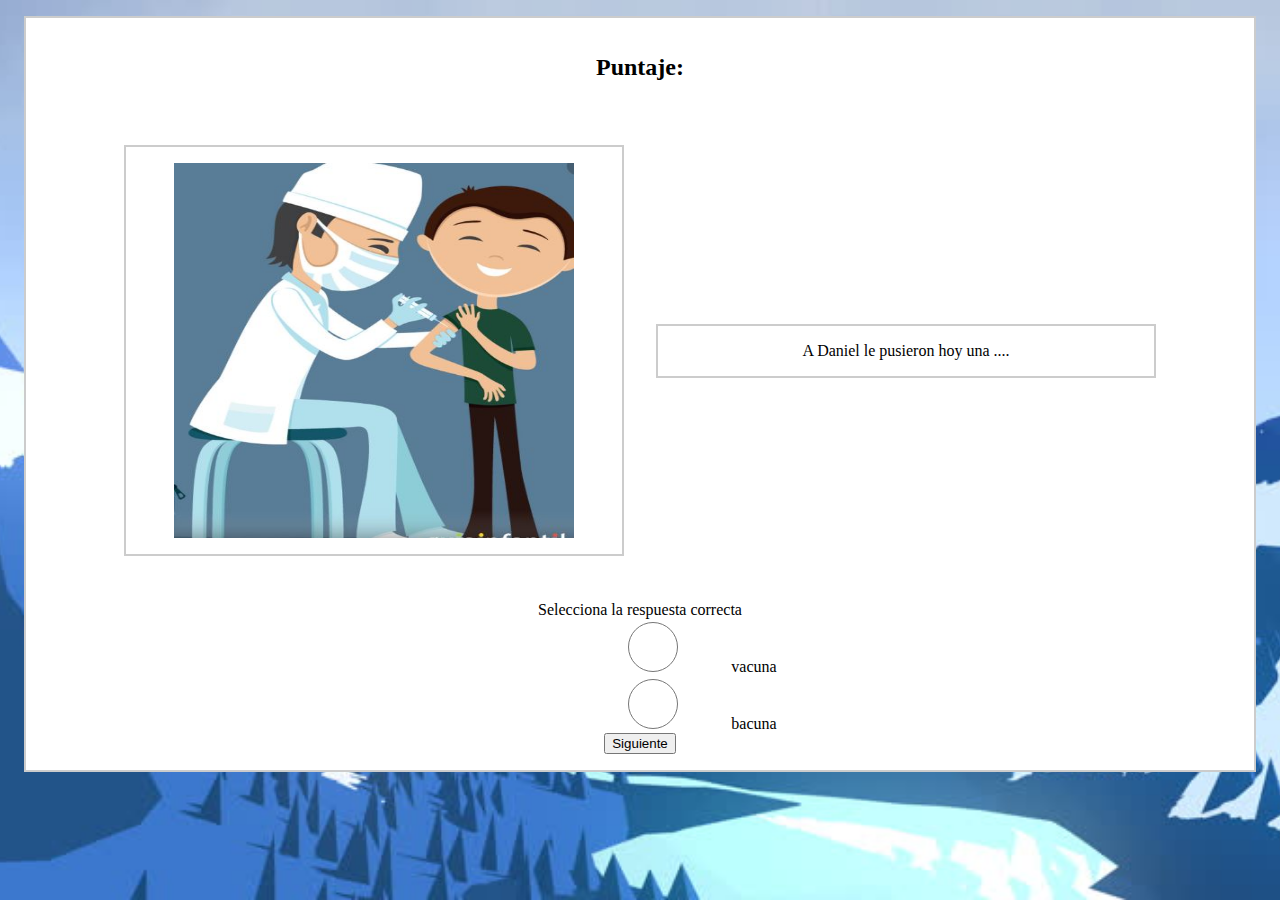
<file: ortografia/ortografia_gj.html>
<html>

<head>
    <link rel="stylesheet" href="style_ortografia.css">
    <script src="script_ortografia.js"></script>
    <audio id="sonido_fondo" src="../extras/audio_fondo.mp3" autoplay loop></audio>
</head>

<body>
    <div class="container" id="ortografia_bv">
        <div id="container_puntaje">
            <h2 id="puntaje">Puntaje: </h2>
        </div>
        <div class="padre">
            <div class="hijo">
                <img class="imagen" id="imagen" src="../img/ortografia_bv/vacuna.JPG" alt="veleta" />
            </div>
            <div class="hijo">
                <label id="pregunta">A Daniel le pusieron hoy una ....</label>
            </div>
        </div>
        <div id="respuestas">
            <label>Selecciona la respuesta correcta</label> <br>
            <input type="radio" class="opcion" id="opcion1" name="price" value="vacuna"/><label id="label_opcion1" >vacuna</label><br>
            <input type="radio" class="opcion" id="opcion2" name="price" value="bacuna"/><label id="label_opcion2" >bacuna</label><br>
            <button onclick="recibirRespuestas()">Siguiente</button>
        </div>
    </div>
</body>

</html>
</file>
<file: style.css>
body{
    background-color: aqua;
}
.container {
    background-color: aqua;
    margin: 1rem;
    padding: 1rem;
    /*border: 2px solid #ccc;
    /* IMPORTANTE */
    text-align: center;
  }

.container2 {
   
    margin: 1rem;
    padding: 1rem;
    /*border: 2px solid #ccc;
    /* IMPORTANTE */
    text-align: center;
}
.tipo{
    
    padding: 10px;
    margin: 80px;
        
    /* IMPORTANTE */
    display: inline-block;
}
.recuadro{
    background: #7e23a8;
      padding-bottom: 100px;
      border-radius: 38px 38px 38px 38px;
      -moz-border-radius: 38px 38px 38px 38px;
      -webkit-border-radius: 38px 38px 38px 38px;
      border: 2px solid #186a4d;
  }
  .recuadro-div{
    background: #7e23a800;
      padding-bottom: 100px;
      border-radius: 38px 38px 38px 38px;
      -moz-border-radius: 38px 38px 38px 38px;
      -webkit-border-radius: 38px 38px 38px 38px;
  }
.posicion-texto1{
    margin-top: -900px;
    margin-left: -00px;
}
.posicion-texto2{
    margin-top: 400px;
    margin-left: 00px;
}
.posicion-texto3{
    margin-top: 350px;
    margin-left: 00px;
}
.letra{
    color: white;
    font-family: 'Boogaloo', cursive;
}
.libro:hover{
    -webkit-transform: translateY(-15px);
    transform: translateY(-15px);
    transition-duration: 1s, 1s;
    opacity: 0.7;
    filter: alpha(opacity=70);
}
.ocultar{
    display: none;
}
.posicion{
    width: 450px;
    height: 300px;
    margin-top: -300px;
    margin-left: -150px;
    left: 50%;
    top: 50%;
    position: absolute;
    }
    .volver {
        width: 250px;
        height: 75px;
        
        color: #fff !important;
        text-transform: uppercase;
        text-decoration: none;
        background: rgb(204, 68, 50);
        padding: 10px;
        border-radius: 5px;
        display: inline-block;
        border: none;
        transition: all 0.4s ease 0s;
        font-size: 25;
        font-family: ui-serif;
        margin-top: 0;
        
        border-radius: 50px;
    }
    .volver:hover{
        background: rgb(188, 143, 188);
        letter-spacing: 1px;
        -webkit-box-shadow: 0px 5px 40px -10px rgba(0,0,0,0.57);
        -moz-box-shadow: 0px 5px 40px -10px rgba(0,0,0,0.57);
        box-shadow: 5px 40px -10px rgba(0,0,0,0.57);
        transition: all 0.4s ease 0s;
      }
.img{
    width: 450px;
    height: 350px;;
}
.posicion-texto-ortografia{
    margin-top: -1000px;
    margin-left: 00px;
}

.posicion-texto-abecedario{
    margin-top: 400px;
    margin-left: 00px;
}
.posicion-texto-cuento{
    margin-top: 420px;
    margin-left: 00px;
}
.titulo{
    text-align: center; 
    font-family: Comic Sans MS; 
    font-weight:bold; 
    font-size: 75px; 
    color: #FF8000; 
    text-shadow: -1px 0 #414D68, 0 1px #414D68, 1px 0 #414D68, 0 -1px #414D68, -2px 2px 0 #414D68, 2px 2px 0 #414D68, 1px 1px #414D68, 2px 2px #414D68, 3px 3px #414D68, 4px 4px #414D68, 5px 5px #414D68, 6px 6px #414D68, 7px 7px #414D68, 8px 8px #414D68, 9px 9px #414D68;
    }
</file>
<file: abecedario/style_abecedario.css>
body {
    font-family: Arial, Helvetica, sans-serif;
    background-color: thistle;
  }
  
.container {
    width: 95%;
    height: 80%;
    margin: 0 auto;
    
  }
  .grid-container {
    display: grid;
    grid-template: 225px / auto auto auto;
    grid-gap: 10px;
    background-color: #2196F3;
    padding: 10px;
    overflow-y: scroll; 
  }

  .grid-item{
    background-color: rgba(255, 255, 255, 0.8);
    border: 1px solid rgba(0, 0, 0, 0.8);
    padding: 20px;
    font-size: 30px;
    text-align: center;
  }
 
img{
    width:150px;
    height:125px;
}
.tuclase{
    text-align: left; 
    font-family: Comic Sans MS; 
    font-weight:bold; 
    font-size: 30px; 
    color: #EBD758; 
    text-shadow: -1px 0 #414D68, 0 1px #414D68, 1px 0 #414D68, 0 -1px #414D68, -2px 2px 0 #414D68, 2px 2px 0 #414D68, 1px 1px #414D68, 2px 2px #414D68, 3px 3px #414D68, 4px 4px #414D68, 5px 5px #414D68, 6px 6px #414D68, 7px 7px #414D68, 8px 8px #414D68, 9px 9px #414D68;

    
}
.titulo{
  text-align: left; 
  font-family: Comic Sans MS; 
  font-weight:bold; 
  font-size: 90px; 
  color: #db2ebe; 
  text-shadow: -1px 0 #414D68, 0 1px #414D68, 1px 0 #414D68, 0 -1px #414D68, -2px 2px 0 #414D68, 2px 2px 0 #414D68, 1px 1px #414D68, 2px 2px #414D68, 3px 3px #414D68, 4px 4px #414D68, 5px 5px #414D68, 6px 6px #414D68, 7px 7px #414D68, 8px 8px #414D68, 9px 9px #414D68;
  
  position:relative;

top:-200px;

left:550px;
}
.inicio{
  /*position: fixed;
  background-color:thistle ;*/
  height:800px;
  word-wrap: break-word;
  overflow: scroll
}

.contenido{
  width: 100%;
  height: 100%;
  display: none;
  background-color: #F6F7FF;
  word-wrap: break-word;
  overflow-x: hidden;
  overflow-y: scroll;     
}
.tamanioletras{
    font-size: xx-large;
  font-weight: bold
}
.center{
    text-align: center;
}
.mayuscula{
    color: brown;
    font-weight: bold;
}
.imagen-abc{
  width: 300px;
  height: 200px;
  margin-top: 0px;
  margin-left: 20px;
  
}

.imagen-abc2{
  width: 275px;
  height: 200px;
  margin-top: 0px;
  margin-left: 850px;
  
}
.volver{
  width: 250px;
  height: 75px;
  margin-left: 75px;
  color: #fff !important;
  text-transform: uppercase;
  text-decoration: none;
  background: rgb(204, 68, 50);
  padding: 10px;
  border-radius: 5px;
  display: inline-block;
  border: none;
  transition: all 0.4s ease 0s;
  font-size: 25;
  font-family: ui-serif;
}
.volver:hover{
  background: rgb(188, 143, 188);
  letter-spacing: 1px;
  -webkit-box-shadow: 0px 5px 40px -10px rgba(0,0,0,0.57);
  -moz-box-shadow: 0px 5px 40px -10px rgba(0,0,0,0.57);
  box-shadow: 5px 40px -10px rgba(0,0,0,0.57);
  transition: all 0.4s ease 0s;
}
.centrar{
  text-align: center;
  align-content: center;
  align-items: center;
}
</file>
<file: cuento/style_cuento.css>
body {
    background-color: #e2e3d7;
}
.grid-33{
    -moz-box-sizing: border-box;
    -webkit-box-sizing: border-box;
    box-sizing: border-box;
    padding-left: 10px;
    padding-right: 10px;
}
.grid-33:after, .grid-33:before{
    content: ".";
    display: block;
    overflow: hidden;
    visibility: hidden;
    font-size: 0;
    line-height: 0;
    width: 0;
    height: 0;
}
.tablet-grid-50 {
    float: left;
    width: 50%;
}
.card {
    border-bottom: 10px #fd845a solid;
    transition-property: background,border,box-shadow,-webkit-box-shadow;
    -webkit-transition-duration: .25s;
    -o-transition-duration: .25s;
    transition-duration: .25s;
}
.card:hover{
    border-bottom: 10px #75fd5a solid;
}

.card {
    min-height: 400px;
    background-color: #879cc4;
    margin-bottom: 15px;
}
.card, .card-module .card-featured {
    margin-top: 30px;
}

.post-image {
    margin: 2em 0 0;
    text-align: center;
}
.img-cuento{
    width: 540px;
    height: 380px;
}
.center-text {
    text-align: center;
}
.entry-title {
    margin-bottom: 0;
}
.card .card-title {
    font-weight: normal;
    margin-top: 6px;
    padding: 0px 15px;
}
.card-title .entry-title a {
    font-family: "Pathway Gothic One", sans-serif;
    color: #0c0c0c;
    text-transform: uppercase;
    font-size: 21px;
    line-height: 1.75rem;
}
a, a:visited {
    color: #82c3d1;
}
a, a:visited, a:hover, a:focus {
    text-decoration: none;
}
a, button, input {
    transition: color .1s ease-in-out,background-color .1s ease-in-out;
}
a {
    background-color: transparent;
    border: 0;
    margin: 0;
    padding: 0;
}
a:-webkit-any-link {
    color: -webkit-link;
    cursor: pointer;
    text-decoration: underline;
}
.entry-meta {
    color: #595959;
    font-size: 85%;
    margin-top: .5em;
    line-height: 1.5;
}
footer.entry-meta {
    margin-top: 2em;
}
.ocultar{
    display: none;
}
p{
    margin-bottom: 1.5em;
    text-align: justify;
    display: block;
    margin-block-start: 1em;
    margin-block-end: 1em;
    margin-inline-start: 0px;
    margin-inline-end: 0px;
    font-family: "Quicksand", sans-serif;
    font-weight: 400;
}
.container {
    /*background-color:  white;
    margin: 5rem;
    padding: 1rem;
    border: 4px solid rgb(76, 48, 233);
  
    text-align: center;
    */
    background-color: #ffffff;
    width: 1225px;
    border: medium solid #bad9f6;
    border-radius: 20px;
    -moz-border-radius: 20px 20px 20px 20px;
    -webkit-border-radius: 20px 20px 20px 20px;
    box-shadow: 0 0 68px rgba(232,232,232) inset;
    margin-top: 20px;
    height: auto;
    box-shadow: 2px 2px 5px #cccccc;
    padding: 10px;
    text-align: center;
    margin-left: 250;

    
  }
h3{
    color: #82c3d1;
    font-family: "Pathway Gothic One", sans-serif;
    font-size: 30px;
    line-height: 1.5em;

    font-size: 20px;
    margin-bottom: 20px;
    line-height: 1.2em;
    font-weight: 400;
    text-transform: none;

    font-family: inherit;
    font-size: 100%;
    font-style: inherit;
    font-weight: inherit;
    font-size: 30px;
    
}
.img{
    width: 550px;
    height: 350px;
    text-align: center;
    align-items: center;
    border-radius: 200px;
}
.titulo-card{
    color: white;
    text-align: center;
}
.titulo-cuento{
    text-align: left; 
    font-family: Comic Sans MS; 
    font-weight:bold; 
    font-size: 75px; 
    color: #FF8000; 
    text-shadow: -1px 0 #414D68, 0 1px #414D68, 1px 0 #414D68, 0 -1px #414D68, -2px 2px 0 #414D68, 2px 2px 0 #414D68, 1px 1px #414D68, 2px 2px #414D68, 3px 3px #414D68, 4px 4px #414D68, 5px 5px #414D68, 6px 6px #414D68, 7px 7px #414D68, 8px 8px #414D68, 9px 9px #414D68;
    }
    .cursiva{
        font-style: oblique;
    }

    .hijos{
    
        padding: 15px;
        margin: 15px;
            
        /* IMPORTANTE */
        display: inline-block;
    }
    .padre {
        
        height: 500px;
        /*IMPORTANTE*/
        display: flex;
        justify-content: center;
        align-items: center;
      }
      .volver {
        width: 250px;
        height: 75px;
        margin-left: 75px;
        color: #fff !important;
        text-transform: uppercase;
        text-decoration: none;
        background: rgb(204, 68, 50);
        padding: 10px;
        border-radius: 5px;
        display: inline-block;
        border: none;
        transition: all 0.4s ease 0s;
        font-size: 25;
        font-family: ui-serif;
        margin-top: 0;
        margin-left: 750;
        border-radius: 50px;
    }
    .volver:hover{
        background: rgb(188, 143, 188);
        letter-spacing: 1px;
        -webkit-box-shadow: 0px 5px 40px -10px rgba(0,0,0,0.57);
        -moz-box-shadow: 0px 5px 40px -10px rgba(0,0,0,0.57);
        box-shadow: 5px 40px -10px rgba(0,0,0,0.57);
        transition: all 0.4s ease 0s;
      }
      .volver-home {
        width: 250px;
        height: 75px;
        margin-left: 75px;
        color: #fff !important;
        text-transform: uppercase;
        text-decoration: none;
        background: rgb(204, 68, 50);
        padding: 10px;
        border-radius: 5px;
        display: inline-block;
        border: none;
        transition: all 0.4s ease 0s;
        font-size: 25;
        font-family: ui-serif;
        border-radius: 50px;
    }
    .volver-home:hover{
        background: rgb(188, 143, 188);
        letter-spacing: 1px;
        -webkit-box-shadow: 0px 5px 40px -10px rgba(0,0,0,0.57);
        -moz-box-shadow: 0px 5px 40px -10px rgba(0,0,0,0.57);
        box-shadow: 5px 40px -10px rgba(0,0,0,0.57);
        transition: all 0.4s ease 0s;
      }
    .centrar{
        text-align: center;
    }
</file>
<file: ortografia/style_ortografia.css>
:root {
  --backgroundColor: rgba(246, 241, 209);
  --colorShadeA: rgb(106, 163, 137);
  --colorShadeB: rgb(121, 186, 156);
  --colorShadeC: rgb(150, 232, 195);
  --colorShadeD: rgb(187, 232, 211);
  --colorShadeE: rgb(205, 255, 232);
}

@import url("https://fonts.googleapis.com/css?family=Open+Sans:400,400i,700");
* {
  box-sizing: border-box;
}
*::before, *::after {
  box-sizing: border-box;
}
/*body{
    background-color: #b4c0c0;
    margin: 1rem;
    padding: 1rem;
    /* IMPORTANTE 
    
    text-align: center;

    display: block;
    margin: 8px;
}*/
body{
  background: url("../img/fondo_div.jpg") no-repeat center center fixed;
  -webkit-background-size: cover;
  -moz-background-size: cover;
  -o-background-size: cover;
  background-size: cover;
  }
.container {
    background-color:  white;
    margin: 1rem;
    padding: 1rem;
    border: 2px solid #ccc;
    /* IMPORTANTE */
    text-align: center;
  }

.imagen {
    width: 400px;
    height: 375;
}

.hijos{
    
    padding: 15px;
    margin: 15px;
        
    /* IMPORTANTE */
    display: inline-block;
}
.padre {
    
    height: 500px;
    /*IMPORTANTE*/
    display: flex;
    justify-content: center;
    align-items: center;
  }
  
  .hijo {
    margin: 1rem;
    padding: 1rem;
    border: 2px solid #ccc;
    width: 500px;
  }
  .hijo2 {
    margin: 1rem;
    padding: 1rem;
    /*border: 2px solid #ccc;*/
    width: 500px;
  }
  .opcion{
    color: tomato;
  }
.ocultar{
  display: none;
}
.tuclase{
  text-align: left; 
  font-family: Comic Sans MS; 
  font-weight:bold; 
  font-size: 30px; 
  color: #EBD758; 
  text-shadow: -1px 0 #414D68, 0 1px #414D68, 1px 0 #414D68, 0 -1px #414D68, -2px 2px 0 #414D68, 2px 2px 0 #414D68, 1px 1px #414D68, 2px 2px #414D68, 3px 3px #414D68, 4px 4px #414D68, 5px 5px #414D68, 6px 6px #414D68, 7px 7px #414D68, 8px 8px #414D68, 9px 9px #414D68;
  }

.txtOption{
  padding: 13px 22px 13px 0;
  background-color: teal;
}
.txtOption input:checked ~ label:after{
  background-color: tomato;
}

.celda{
  display: table-cell;
  vertical-align: center;
  height: 100%;
}
.radio {
    position: absolute;
    top: 0.2rem;
    left: 0;
    height: 2.5rem;
    width: 2.5rem;
    background: #c9ded6;
    border-radius: 50%;
  }
.radio::after{
    content: '';
      position: absolute;
      opacity: 0;
      top: .5rem;
      left: .5rem;
      width: 1.5rem;
      height: 1.5rem;
      border-radius: 50%;
      background: #fff;
  }
  .radiobtn {
    position: relative;
    display: block;
  }
  .radiobtn label {
    display: block;
    background: #fee8c3;
    color: #444;
    border-radius: 5px;
    padding: 10px 20px;
    border: 2px solid #fdd591;
    margin-bottom: 5px;
    cursor: pointer;
    font-size: 20px;
  }
  .radiobtn label:after, .radiobtn label:before {
    content: "";
    position: absolute;
    right: 11px;
    top: 11px;
    width: 20px;
    height: 20px;
    border-radius: 3px;
    background: #fdcb77;
  }
  .radiobtn label:before {
    background: transparent;
    -webkit-transition: 0.1s width cubic-bezier(0.075, 0.82, 0.165, 1) 0s, 0.3s height cubic-bezier(0.075, 0.82, 0.165, 2) 0.1s;
    transition: 0.1s width cubic-bezier(0.075, 0.82, 0.165, 1) 0s, 0.3s height cubic-bezier(0.075, 0.82, 0.165, 2) 0.1s;
    z-index: 2;
    overflow: hidden;
    background-repeat: no-repeat;
    background-size: 13px;
    background-position: center;
    width: 0;
    height: 0;
    background-image: url([data-uri]);
  }
  .radiobtn input[type="radio"] {
    display: none;
    position: absolute;
    width: 100%;
    -webkit-appearance: none;
       -moz-appearance: none;
            appearance: none;
  }
  .radiobtn input[type="radio"]:checked + label {
    background: #fdcb77;
    -webkit-animation-name: blink;
            animation-name: blink;
    -webkit-animation-duration: 1s;
            animation-duration: 1s;
    border-color: #fcae2c;
  }
  .radiobtn input[type="radio"]:checked + label:after {
    background: #fcae2c;
  }
  .radiobtn input[type="radio"]:checked + label:before {
    width: 20px;
    height: 20px;
  }
  
  @-webkit-keyframes blink {
    0% {
      background-color: #fdcb77;
    }
    10% {
      background-color: #fdcb77;
    }
    11% {
      background-color: #fdd591;
    }
    29% {
      background-color: #fdd591;
    }
    30% {
      background-color: #fdcb77;
    }
    50% {
      background-color: #fdd591;
    }
    45% {
      background-color: #fdcb77;
    }
    50% {
      background-color: #fdd591;
    }
    100% {
      background-color: #fdcb77;
    }
  }
  
  @keyframes blink {
    0% {
      background-color: #fdcb77;
    }
    10% {
      background-color: #fdcb77;
    }
    11% {
      background-color: #fdd591;
    }
    29% {
      background-color: #fdd591;
    }
    30% {
      background-color: #fdcb77;
    }
    50% {
      background-color: #fdd591;
    }
    45% {
      background-color: #fdcb77;
    }
    50% {
      background-color: #fdd591;
    }
    100% {
      background-color: #fdcb77;
    }
  }
  form {
    max-width: 250px;
    position: relative;
    margin: 50px auto 0;
    font-size: 15px;
  }

.button-image {
    background-image: url("../img/next.png"); /* 16px x 16px */
    background-color: transparent; /* make the button transparent */
    background-repeat: no-repeat;  /* make the background image appear only once */
    background-position: 0px 0px;  /* equivalent to 'top left' */
    border: none;           /* assuming we don't want any borders */
    cursor: pointer;        /* make the cursor like hovering over an <a> element */
    height: 16px;           /* make this the size of your image */
    padding-left: 16px;     /* make text start to the right of the image */
    vertical-align: middle; /* align the text vertically centered */
}
.tam{
  width: 20px;
  height: 20px;
}
.opcion{
  width: 150px;
  height: 50px;
  margin-left: 75px;
  color: #fff !important;
  text-transform: uppercase;
  text-decoration: none;
  background: tomato;
  padding: 20px;
  border-radius: 5px;
  display: inline-block;
  border: none;
  transition: all 0.4s ease 0s;

}
.opcion:hover{
  background: #434343;
  letter-spacing: 1px;
  -webkit-box-shadow: 0px 5px 40px -10px rgba(0,0,0,0.57);
  -moz-box-shadow: 0px 5px 40px -10px rgba(0,0,0,0.57);
  box-shadow: 5px 40px -10px rgba(0,0,0,0.57);
  transition: all 0.4s ease 0s;
}
.titulo-respuestas{
  font-style: italic;
  font-family: Verdana, Geneva, Tahoma, sans-serif;
  color: #0926d4;
  font-size: 15px;
  font-weight: 700;
  padding: 3px 0 6px;
  line-height: 15px;
}

.button2 {
  position: relative;
  display: inline-block;
  cursor: pointer;
  outline: none;
  border: 0;
  vertical-align: middle;
  text-decoration: none;
  font-size: 1.5rem;
  color:black;
  font-weight: 700;
  text-transform: uppercase;
  font-family: inherit;
}

.big-button {
   padding: 1em 2em;
   border: 2px solid var(--colorShadeA);
  border-radius: 1em;
  background: var(--colorShadeE);
transform-style: preserve-3d;
   transition: all 175ms cubic-bezier(0, 0, 1, 1);
}
.big-button::before {
  position: absolute;
  content: '';
  width: 100%;
  height: 100%;
  top: 0;
  left: 0;
  right: 0;
  bottom: 0;
  background: var(--colorShadeC);
  border-radius: inherit;
    box-shadow: 0 0 0 2px var(--colorShadeB), 0 0.75em 0 0 var(--colorShadeA);
 transform: translate3d(0, 0.75em, -1em);
     transition: all 175ms cubic-bezier(0, 0, 1, 1);
}


.big-button:hover {
  background: var(--colorShadeD);
  transform: translate(0, 0.375em);
}

.big-button:hover::before {
  transform: translate3d(0, 0.75em, -1em);
}

.big-button:active {
            transform: translate(0em, 0.75em);
}

.big-button:active::before {
  transform: translate3d(0, 0, -1em);
  
      box-shadow: 0 0 0 2px var(--colorShadeB), 0 0.25em 0 0 var(--colorShadeB);

}
.posicion-comenzar{
  margin-top: -100px;
  margin-left: -100px;
left: 50%;
top: 50%;
position: absolute;
}
.ocultar_imagen{
  height:50%;
  width:50%;
  display: none;
  position: absolute;
  align-content: center;
  margin-left: 50px;
  margin-right: 500px;
  align-items: center;
}
.imagen2{
  width: 450px;
  height: 450px;
  margin-top: -300px;
  margin-left: -200px;
  left: 50%;
  top: 50%;
  position: absolute;
  }
  .centrar_final{
    
    width: 185px;
    height: 50px;
    margin-top: 600px;
    margin-left: 90px;
}
</file>
